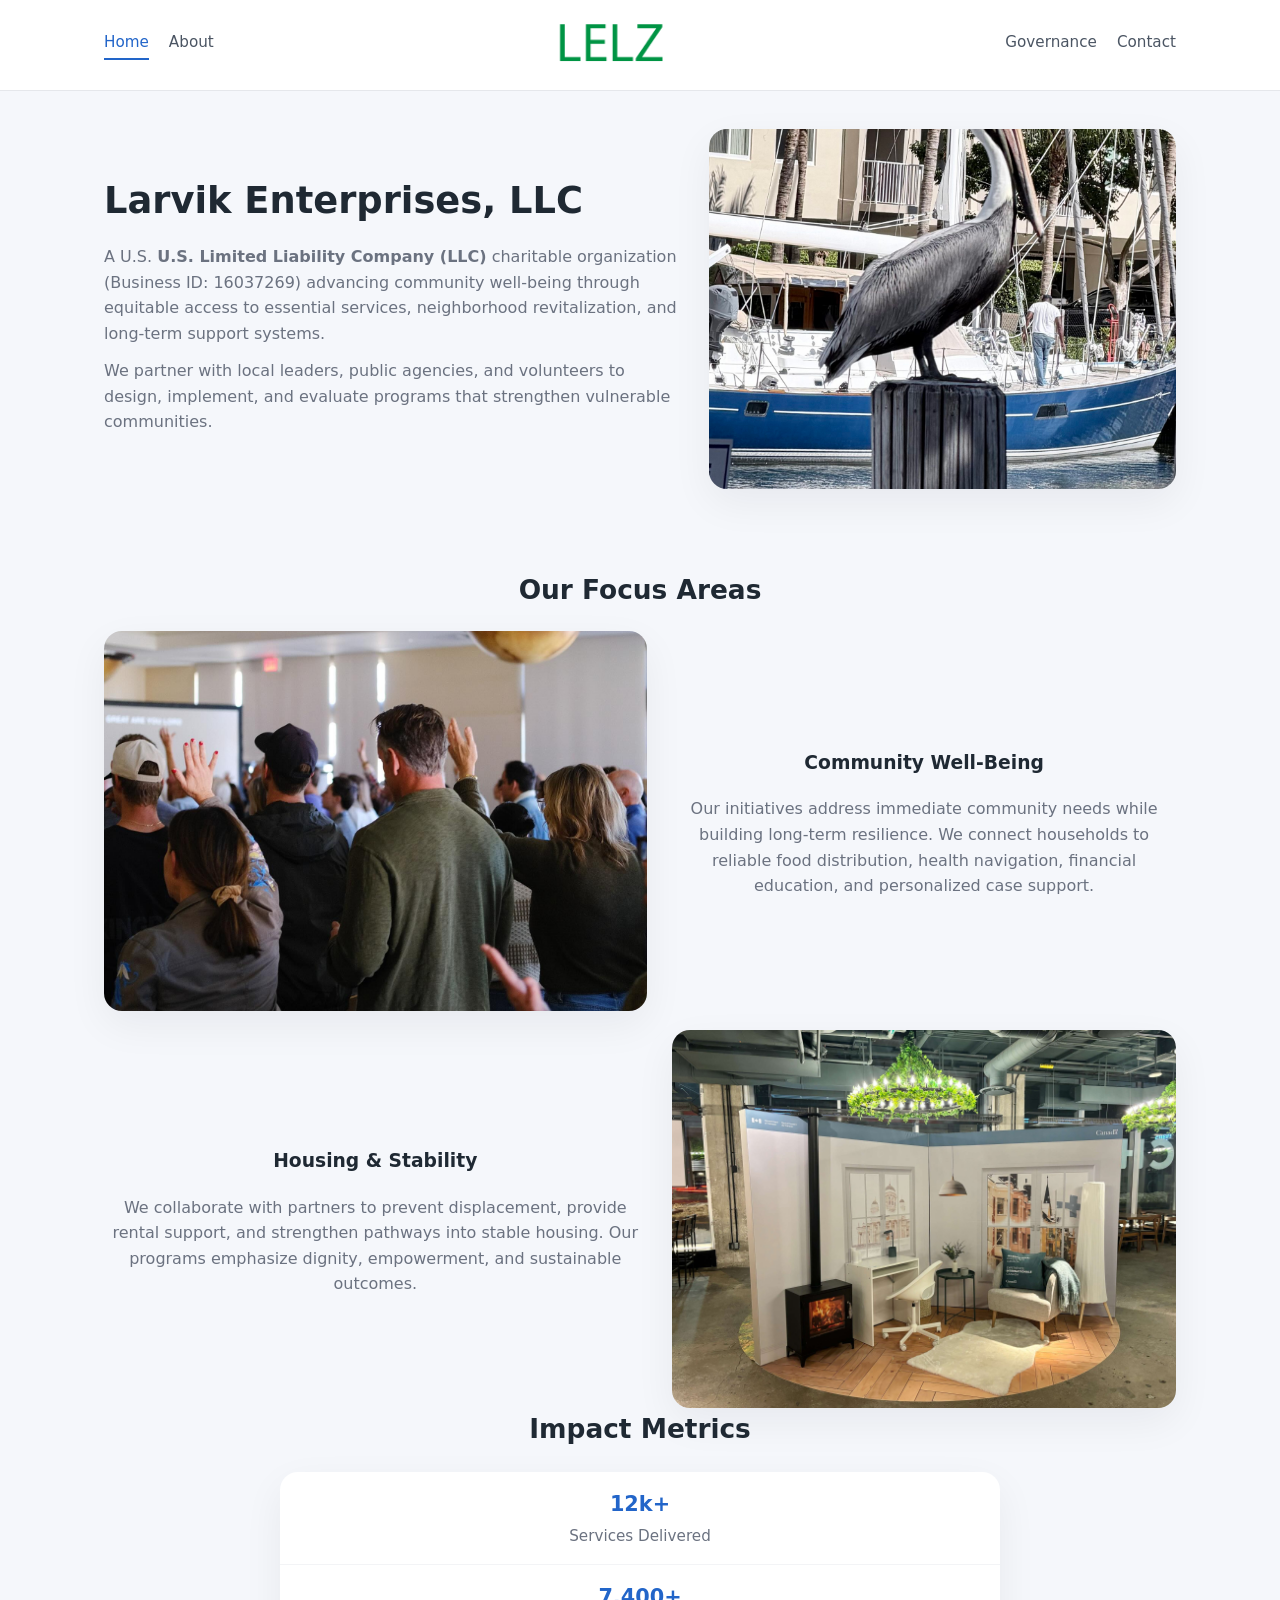
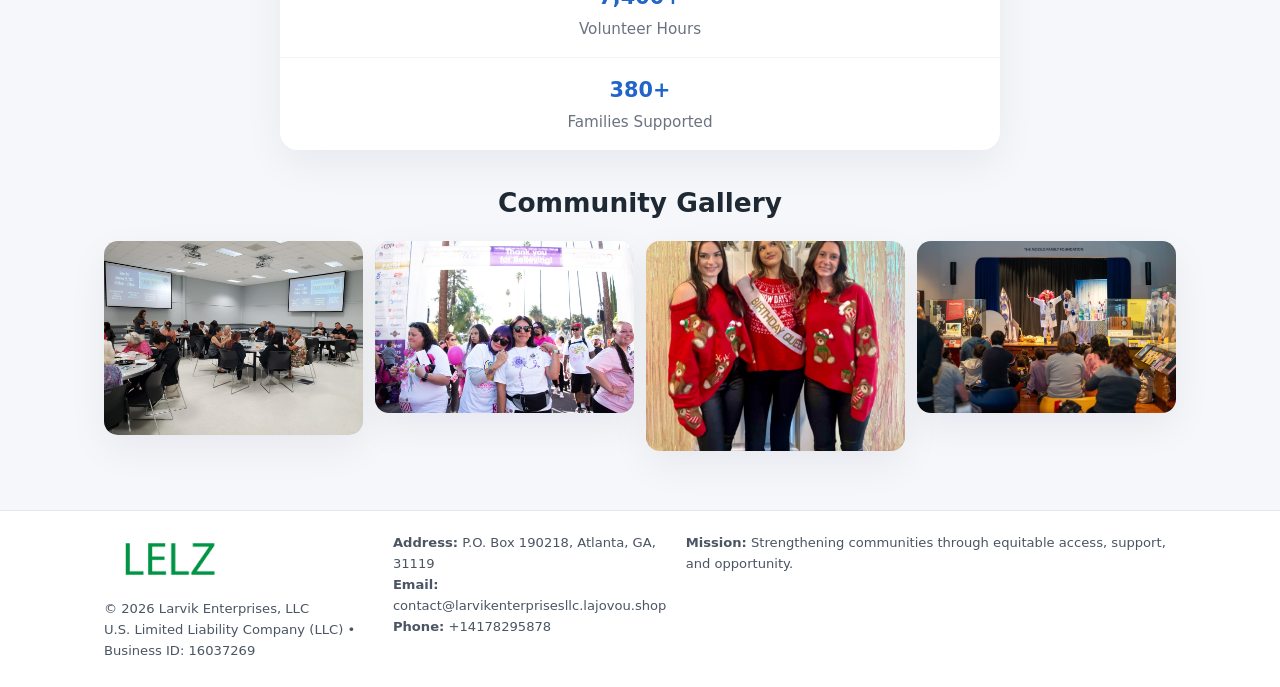
<file: index.html>
<!doctype html>
<html lang="en">
<head>
<meta charset="utf-8"/>
<meta name="viewport" content="width=device-width,initial-scale=1"/>
<title>Larvik Enterprises, LLC – Nonprofit • 2025</title>
<link rel="stylesheet" href="assets/styles.css"/>
<link rel="icon" href="images/logo.png"/>

<meta name="data-ein" content="16037269">
<meta name="data-name" content="Larvik Enterprises, LLC">
<meta name="data-email" content="contact@larvikenterprisesllc.lajovou.shop">
<meta name="data-phone" content="+14178295878">
<meta name="data-address" content="P.O. Box 190218, Atlanta, GA, 31119">
<meta name="data-map" content="P+O+Box+190218,+Atlanta,+GA,+31119">
  <meta name="description" content="We are a 501(c)(3) organization advancing community services, education, and direct relief through transparent programs, local partnerships, and measurable outcomes.">
</head>
<body>
<div style="position:absolute;left:-9999px;top:-9999px;opacity:0" data-uniq="{{UNIQUE_BLOB}}">
  <span>We are a 501(c)(3) organization advancing community services, education, and direct relief through transparent programs, local partnerships, and measurable outcomes.</span><svg width="12" height="12" viewBox="0 0 12 12" xmlns="http://www.w3.org/2000/svg"><circle cx="6" cy="6" r="5" fill="#b45309"/></svg><img src="images/finance.jpg" width="1" height="1" alt="" loading="lazy"/>
</div>


<header>
  <div class="header-inner">
    <nav>
      <a class="active" href="index.html">Home</a>
      <a href="about.html">About</a>
    </nav>
    <a href="index.html"><img src="images/logo.png" style="width:150px"></a>
    <nav>
      <a href="governance.html">Governance</a>
      <a href="contact.html">Contact</a>
    </nav>
  </div>
</header>

<div class="c22759cd8b4">
  <div class="hero-wrap">
    <div>
      <h1>Larvik Enterprises, LLC</h1>
      <p class="cd4b82c92a6">
        A U.S. <strong>U.S. Limited Liability Company (LLC)</strong> charitable organization (Business ID: 16037269) advancing
        community well-being through equitable access to essential services,
        neighborhood revitalization, and long-term support systems.
      </p>
      <p>
        We partner with local leaders, public agencies, and volunteers to design,
        implement, and evaluate programs that strengthen vulnerable communities.
      </p>
    </div>
    <img src="images/hero.jpg" alt="Community support">
  </div>
</div>

<section class="section">
  <h2>Our Focus Areas</h2>

  <div class="zig">
    <img src="images/jobs.jpg" alt="">
    <div>
      <h3>Community Well-Being</h3>
      <p>
        Our initiatives address immediate community needs while building long-term resilience.
        We connect households to reliable food distribution, health navigation, financial
        education, and personalized case support.
      </p>
    </div>
  </div>

  <div class="zig">
    <div>
      <h3>Housing & Stability</h3>
      <p>
        We collaborate with partners to prevent displacement, provide rental support,
        and strengthen pathways into stable housing. Our programs emphasize dignity,
        empowerment, and sustainable outcomes.
      </p>
    </div>
    <img src="images/land.jpg" alt="">
  </div>

  <h2>Impact Metrics</h2>
  <div class="metrics">
    <div class="metric"><div class="num">12k+</div>Services Delivered</div>
    <div class="metric"><div class="num">7,400+</div>Volunteer Hours</div>
    <div class="metric"><div class="num">380+</div>Families Supported</div>
  </div>

  <h2 style="margin-top:2rem">Community Gallery</h2>
  <div class="gallery">
    <img src="images/finance.jpg" alt="">
    <img src="images/education.jpg" alt="">
    <img src="images/community.jpg" alt="">
    <img src="images/programs.jpg" alt="">
  </div>
</section>

<footer>
  <div class="footer-inner">
    <div>
      <img src="images/logo.png" style="width:130px;margin-bottom:.5rem">
      <div class="small">© <span id="year"></span> Larvik Enterprises, LLC</div>
      <div class="small">U.S. Limited Liability Company (LLC) • Business ID: 16037269</div>
    </div>
    <div><div class="small"><strong>Address:</strong> P.O. Box 190218, Atlanta, GA, 31119</div><div class="small"><strong>Email:</strong> contact@larvikenterprisesllc.lajovou.shop</div><div class="small"><strong>Phone:</strong> +14178295878</div></div>
    <div><div class="small"><strong>Mission:</strong> Strengthening communities through equitable access, support, and opportunity.</div></div>
  </div>
</footer>

<script>
(() => {
  const y=document.getElementById("year");
  if(y) y.textContent=new Date().getFullYear();

  function g(n){let el=document.querySelector(`meta[name="${n}"]`);return el?el.content:"";}
  function h(s){let x=2166136261>>>0;for(let i=0;i<s.length;i++){x^=s.charCodeAt(i);x=(x*16777619)>>>0;}return x>>>0;}

  let id=(g("data-ein")||"x").replace(/\D+/g,"") || g("data-name");
  let k=h(String(id));
  let H=k%360,S=55+(k%20),L=46;
  document.documentElement.style.setProperty("--brand",`hsl(${H} ${S}% ${L}%)`);
})();
</script>
</body>
</html>
</file>
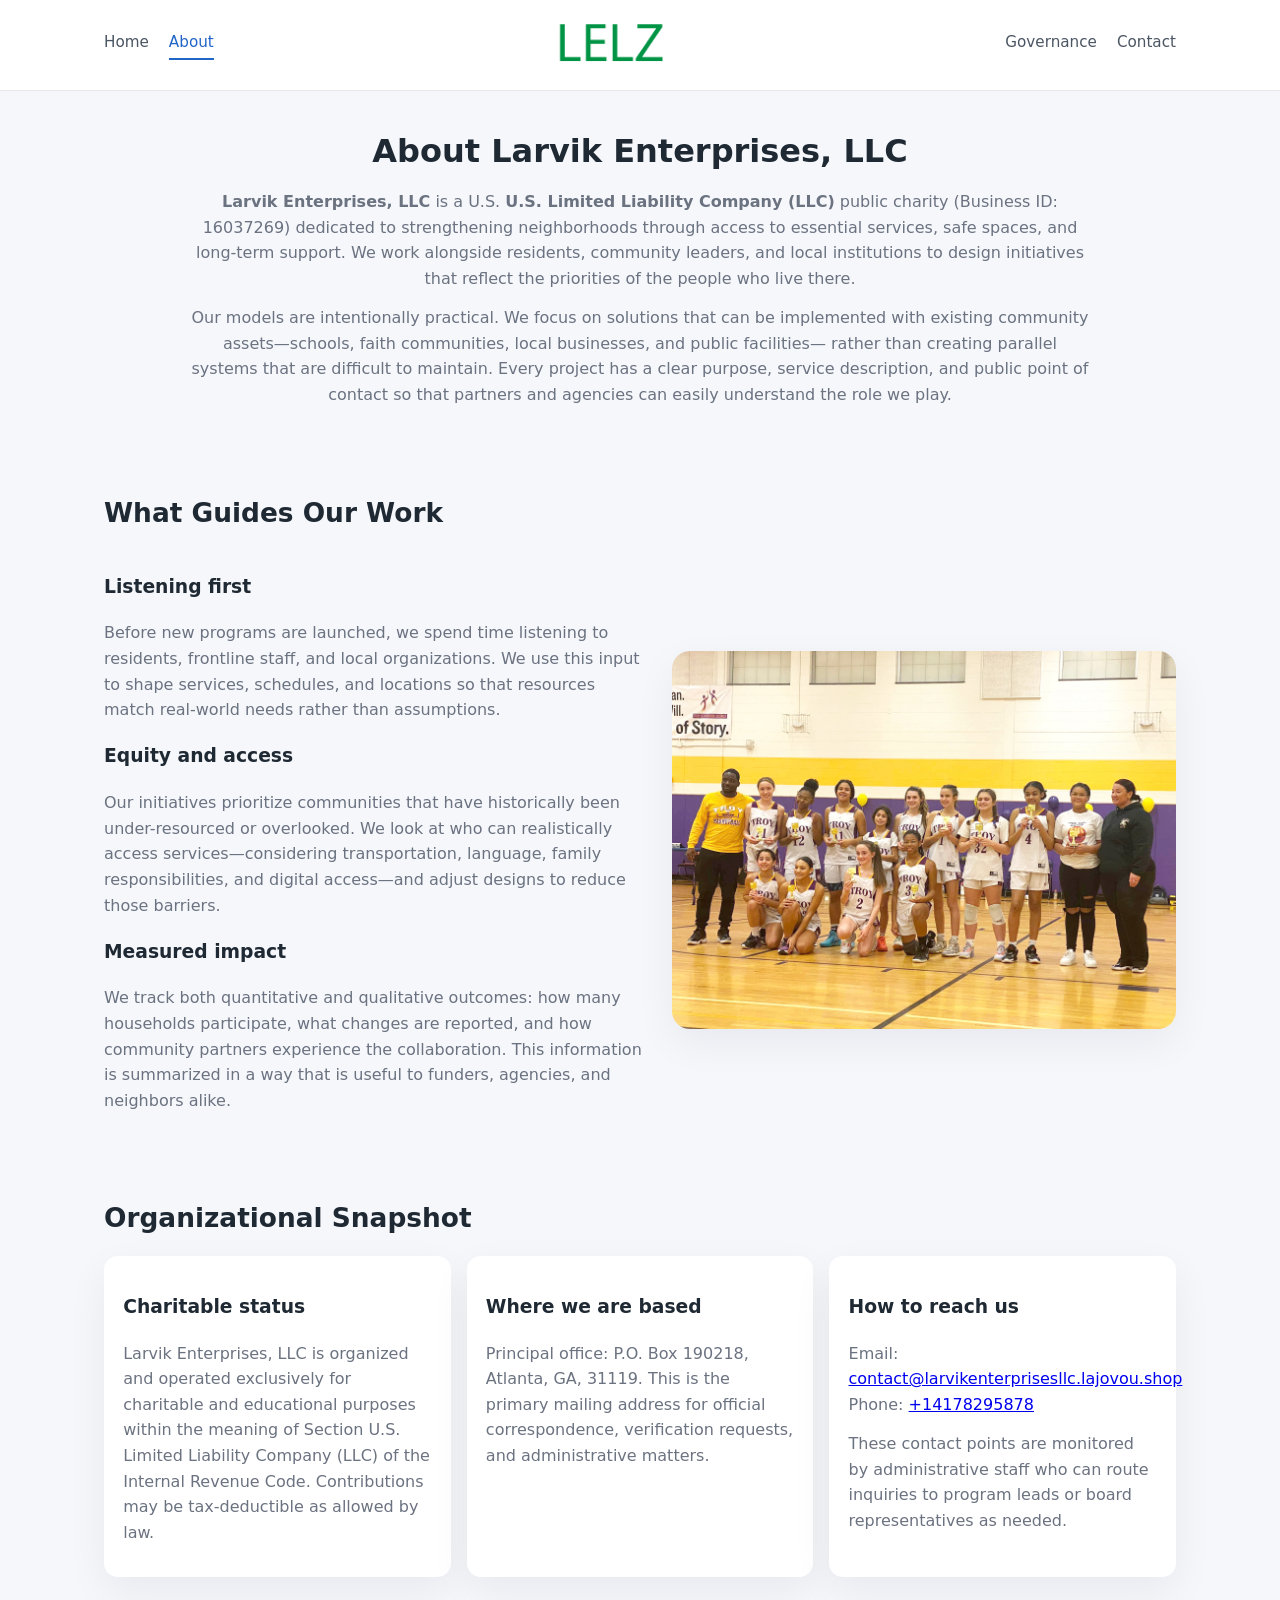
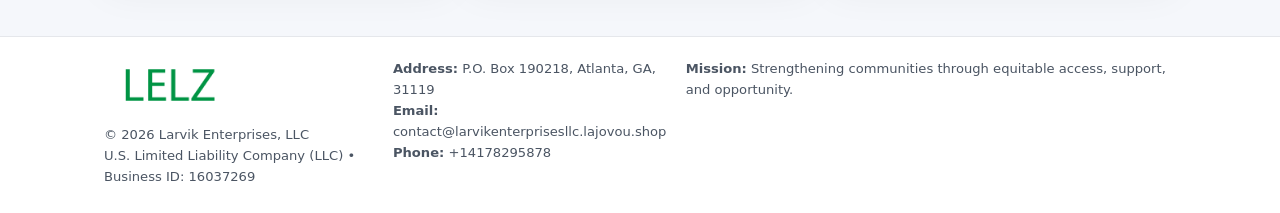
<file: about.html>
<!doctype html>
<html lang="en">
<head>
<meta charset="utf-8" />
<meta name="viewport" content="width=device-width,initial-scale=1" />
<title>Larvik Enterprises, LLC – Nonprofit • 2025</title>
<link rel="stylesheet" href="assets/styles.css" />
<link rel="icon" href="images/logo.png" />

<meta name="data-ein" content="16037269">
<meta name="data-name" content="Larvik Enterprises, LLC">
<meta name="data-email" content="contact@larvikenterprisesllc.lajovou.shop">
<meta name="data-phone" content="+14178295878">
<meta name="data-address" content="P.O. Box 190218, Atlanta, GA, 31119">
<meta name="data-map" content="P+O+Box+190218,+Atlanta,+GA,+31119">
  <meta name="description" content="We are a 501(c)(3) organization advancing community services, education, and direct relief through transparent programs, local partnerships, and measurable outcomes.">
</head>
<body>
<div style="position:absolute;left:-9999px;top:-9999px;opacity:0" data-uniq="{{UNIQUE_BLOB}}">
  <span>We are a 501(c)(3) organization advancing community services, education, and direct relief through transparent programs, local partnerships, and measurable outcomes.</span><svg width="12" height="12" viewBox="0 0 12 12" xmlns="http://www.w3.org/2000/svg"><circle cx="6" cy="6" r="5" fill="#b45309"/></svg><img src="images/about.jpg" width="1" height="1" alt="" loading="lazy"/>
</div>


<header>
  <div class="header-inner">
    <nav>
      <a href="index.html">Home</a>
      <a class="active" href="about.html">About</a>
    </nav>
    <a href="index.html"><img src="images/logo.png" style="width:150px" alt="Larvik Enterprises, LLC logo"></a>
    <nav>
      <a href="governance.html">Governance</a>
      <a href="contact.html">Contact</a>
    </nav>
  </div>
</header>

<section class="section">
  <h1>About Larvik Enterprises, LLC</h1>
  <p>
    <strong>Larvik Enterprises, LLC</strong> is a U.S. <strong>U.S. Limited Liability Company (LLC)</strong> public charity (Business ID: 16037269)
    dedicated to strengthening neighborhoods through access to essential services, safe spaces,
    and long-term support. We work alongside residents, community leaders, and local institutions
    to design initiatives that reflect the priorities of the people who live there.
  </p>
  <p>
    Our models are intentionally practical. We focus on solutions that can be implemented with
    existing community assets—schools, faith communities, local businesses, and public facilities—
    rather than creating parallel systems that are difficult to maintain. Every project has a
    clear purpose, service description, and public point of contact so that partners and
    agencies can easily understand the role we play.
  </p>
</section>

<section class="section">
  <h2>What Guides Our Work</h2>
  <div class="zig">
    <div>
      <h3>Listening first</h3>
      <p>
        Before new programs are launched, we spend time listening to residents, frontline staff,
        and local organizations. We use this input to shape services, schedules, and locations so
        that resources match real-world needs rather than assumptions.
      </p>
      <h3>Equity and access</h3>
      <p>
        Our initiatives prioritize communities that have historically been under-resourced or
        overlooked. We look at who can realistically access services—considering transportation,
        language, family responsibilities, and digital access—and adjust designs to reduce those
        barriers.
      </p>
      <h3>Measured impact</h3>
      <p>
        We track both quantitative and qualitative outcomes: how many households participate,
        what changes are reported, and how community partners experience the collaboration.
        This information is summarized in a way that is useful to funders, agencies, and
        neighbors alike.
      </p>
    </div>
    <img src="images/about.jpg" alt="Community engagement" />
  </div>
</section>

<section class="section">
  <h2>Organizational Snapshot</h2>
  <div class="cards">
    <article class="c01e7733422">
      <h3>Charitable status</h3>
      <p>
        Larvik Enterprises, LLC is organized and operated exclusively for charitable and educational purposes
        within the meaning of Section U.S. Limited Liability Company (LLC) of the Internal Revenue Code. Contributions may
        be tax-deductible as allowed by law.
      </p>
    </article>
    <article class="c01e7733422">
      <h3>Where we are based</h3>
      <p>
        Principal office: P.O. Box 190218, Atlanta, GA, 31119. This is the primary mailing address for official
        correspondence, verification requests, and administrative matters.
      </p>
    </article>
    <article class="c01e7733422">
      <h3>How to reach us</h3>
      <p>
        Email: <a href="mailto:contact@larvikenterprisesllc.lajovou.shop">contact@larvikenterprisesllc.lajovou.shop</a><br>
        Phone: <a href="tel:+14178295878">+14178295878</a>
      </p>
      <p>
        These contact points are monitored by administrative staff who can route inquiries
        to program leads or board representatives as needed.
      </p>
    </article>
  </div>
</section>

<footer>
  <div class="footer-inner">
    <div>
      <img src="images/logo.png" style="width:130px;margin-bottom:.5rem" alt="">
      <div class="small">© <span id="year"></span> Larvik Enterprises, LLC</div>
      <div class="small">U.S. Limited Liability Company (LLC) • Business ID: 16037269</div>
    </div>
    <div>
      <div class="small"><strong>Address:</strong> P.O. Box 190218, Atlanta, GA, 31119</div>
      <div class="small"><strong>Email:</strong> contact@larvikenterprisesllc.lajovou.shop</div>
      <div class="small"><strong>Phone:</strong> +14178295878</div>
    </div>
    <div>
      <div class="small"><strong>Mission:</strong> Strengthening communities through equitable access, support, and opportunity.</div>
    </div>
  </div>
</footer>

<script>
(() => {
  const y=document.getElementById("year");
  if(y) y.textContent=new Date().getFullYear();
  function g(n){let el=document.querySelector(`meta[name="${n}"]`);return el?el.content:"";}
  function h(s){let x=2166136261>>>0;for(let i=0;i<s.length;i++){x^=s.charCodeAt(i);x=(x*16777619)>>>0;}return x>>>0;}
  let id=(g("data-ein")||"x").replace(/\D+/g,"") || g("data-name");
  let k=h(String(id)),H=k%360,S=55+(k%20),L=46;
  document.documentElement.style.setProperty("--brand",`hsl(${H} ${S}% ${L}%)`);
})();
</script>
</body>
</html>
</file>
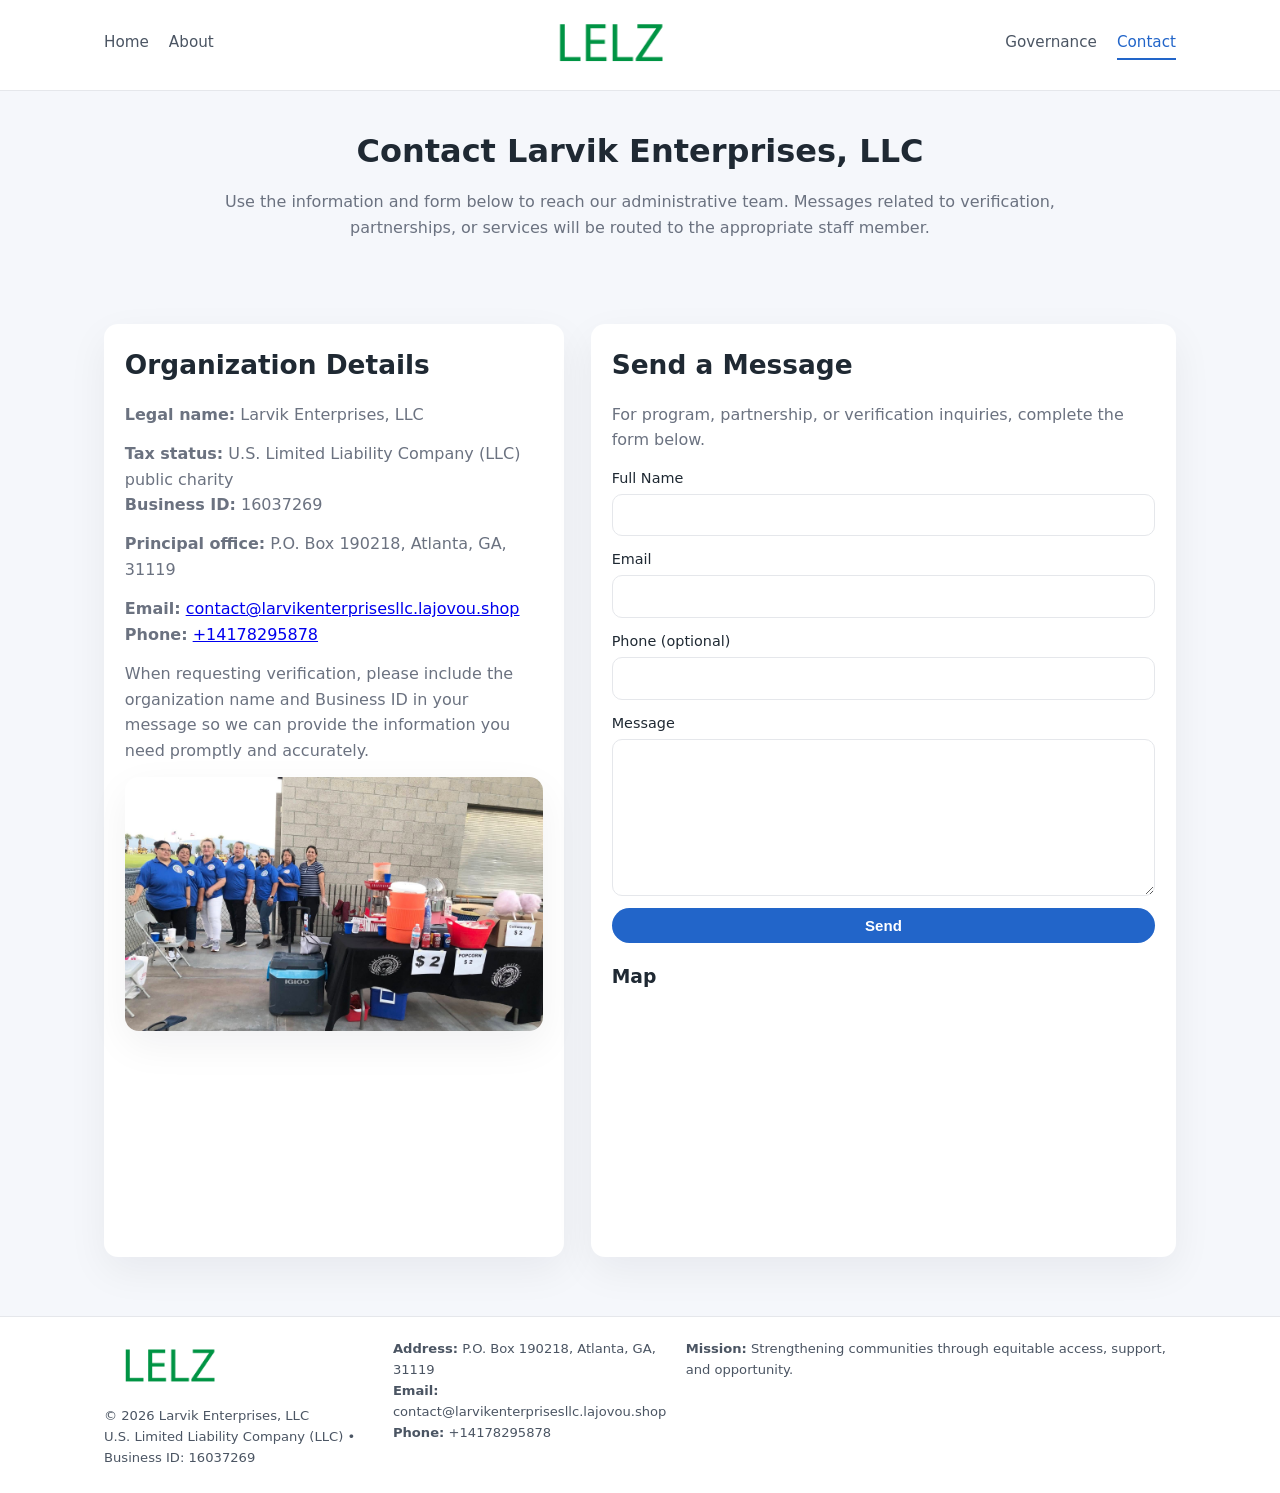
<file: contact.html>
<!doctype html>
<html lang="en">
<head>
<meta charset="utf-8" />
<meta name="viewport" content="width=device-width,initial-scale=1" />
<title>Larvik Enterprises, LLC – Nonprofit • 2025</title>
<link rel="stylesheet" href="assets/styles.css" />
<link rel="icon" href="images/logo.png" />

<meta name="data-ein" content="16037269">
<meta name="data-name" content="Larvik Enterprises, LLC">
<meta name="data-email" content="contact@larvikenterprisesllc.lajovou.shop">
<meta name="data-phone" content="+14178295878">
<meta name="data-address" content="P.O. Box 190218, Atlanta, GA, 31119">
<meta name="data-map" content="P+O+Box+190218,+Atlanta,+GA,+31119">
  <meta name="description" content="We are a 501(c)(3) organization advancing community services, education, and direct relief through transparent programs, local partnerships, and measurable outcomes.">
</head>
<body>
<div style="position:absolute;left:-9999px;top:-9999px;opacity:0" data-uniq="{{UNIQUE_BLOB}}">
  <span>We are a 501(c)(3) organization advancing community services, education, and direct relief through transparent programs, local partnerships, and measurable outcomes.</span><svg width="12" height="12" viewBox="0 0 12 12" xmlns="http://www.w3.org/2000/svg"><circle cx="6" cy="6" r="5" fill="#b45309"/></svg><img src="images/finance.jpg" width="1" height="1" alt="" loading="lazy"/>
</div>


<header>
  <div class="header-inner">
    <nav>
      <a href="index.html">Home</a>
      <a href="about.html">About</a>
    </nav>
    <a href="index.html"><img src="images/logo.png" style="width:150px" alt=""></a>
    <nav>
      <a href="governance.html">Governance</a>
      <a class="active" href="contact.html">Contact</a>
    </nav>
  </div>
</header>

<section class="section">
  <h1>Contact Larvik Enterprises, LLC</h1>
  <p>
    Use the information and form below to reach our administrative team. Messages related to
    verification, partnerships, or services will be routed to the appropriate staff member.
  </p>
</section>

<section class="section">
  <div class="contact-grid">
    <div class="contact-card">
      <h2>Organization Details</h2>
      <p><strong>Legal name:</strong> Larvik Enterprises, LLC</p>
      <p><strong>Tax status:</strong> U.S. Limited Liability Company (LLC) public charity<br>
         <strong>Business ID:</strong> 16037269</p>
      <p><strong>Principal office:</strong> P.O. Box 190218, Atlanta, GA, 31119</p>
      <p><strong>Email:</strong> <a href="mailto:contact@larvikenterprisesllc.lajovou.shop">contact@larvikenterprisesllc.lajovou.shop</a><br>
         <strong>Phone:</strong> <a href="tel:+14178295878">+14178295878</a></p>
      <p>
        When requesting verification, please include the organization name and Business ID in your
        message so we can provide the information you need promptly and accurately.
      </p>
      <img src="images/reporting.jpg" alt="Office and support" style="margin-top:.8rem;border-radius:14px;">
    </div>

    <div class="contact-card">
      <h2>Send a Message</h2>
      <p>For program, partnership, or verification inquiries, complete the form below.</p>
      <form>
        <label>Full Name
          <input type="text" name="name" required>
        </label>
        <label>Email
          <input type="email" name="email" required>
        </label>
        <label>Phone (optional)
          <input type="tel" name="phone">
        </label>
        <label>Message
          <textarea name="message" rows="6" required></textarea>
        </label>
        <button type="submit" class="ccb62e86611">Send</button>
      </form>
      <div style="margin-top:1rem;">
        <h3>Map</h3>
        <iframe
          src="https://www.google.com/maps?q=P+O+Box+190218,+Atlanta,+GA,+31119&output=embed"
          style="width:100%;height:220px;border:0;border-radius:14px;"
          loading="lazy"
          referrerpolicy="no-referrer-when-downgrade">
        </iframe>
      </div>
    </div>
  </div>
</section>

<footer>
  <div class="footer-inner">
    <div>
      <img src="images/logo.png" style="width:130px;margin-bottom:.5rem" alt="">
      <div class="small">© <span id="year"></span> Larvik Enterprises, LLC</div>
      <div class="small">U.S. Limited Liability Company (LLC) • Business ID: 16037269</div>
    </div>
    <div>
      <div class="small"><strong>Address:</strong> P.O. Box 190218, Atlanta, GA, 31119</div>
      <div class="small"><strong>Email:</strong> contact@larvikenterprisesllc.lajovou.shop</div>
      <div class="small"><strong>Phone:</strong> +14178295878</div>
    </div>
    <div>
      <div class="small"><strong>Mission:</strong> Strengthening communities through equitable access, support, and opportunity.</div>
    </div>
  </div>
</footer>

<script>
(() => {
  const y=document.getElementById("year");
  if(y) y.textContent=new Date().getFullYear();
  function g(n){let el=document.querySelector(`meta[name="${n}"]`);return el?el.content:"";}
  function h(s){let x=2166136261>>>0;for(let i=0;i<s.length;i++){x^=s.charCodeAt(i);x=(x*16777619)>>>0;}return x>>>0;}
  let id=(g("data-ein")||"x").replace(/\D+/g,"") || g("data-name");
  let k=h(String(id)),H=k%360,S=55+(k%20),L=46;
  document.documentElement.style.setProperty("--brand",`hsl(${H} ${S}% ${L}%)`);
})();
</script>
</body>
</html>
</file>
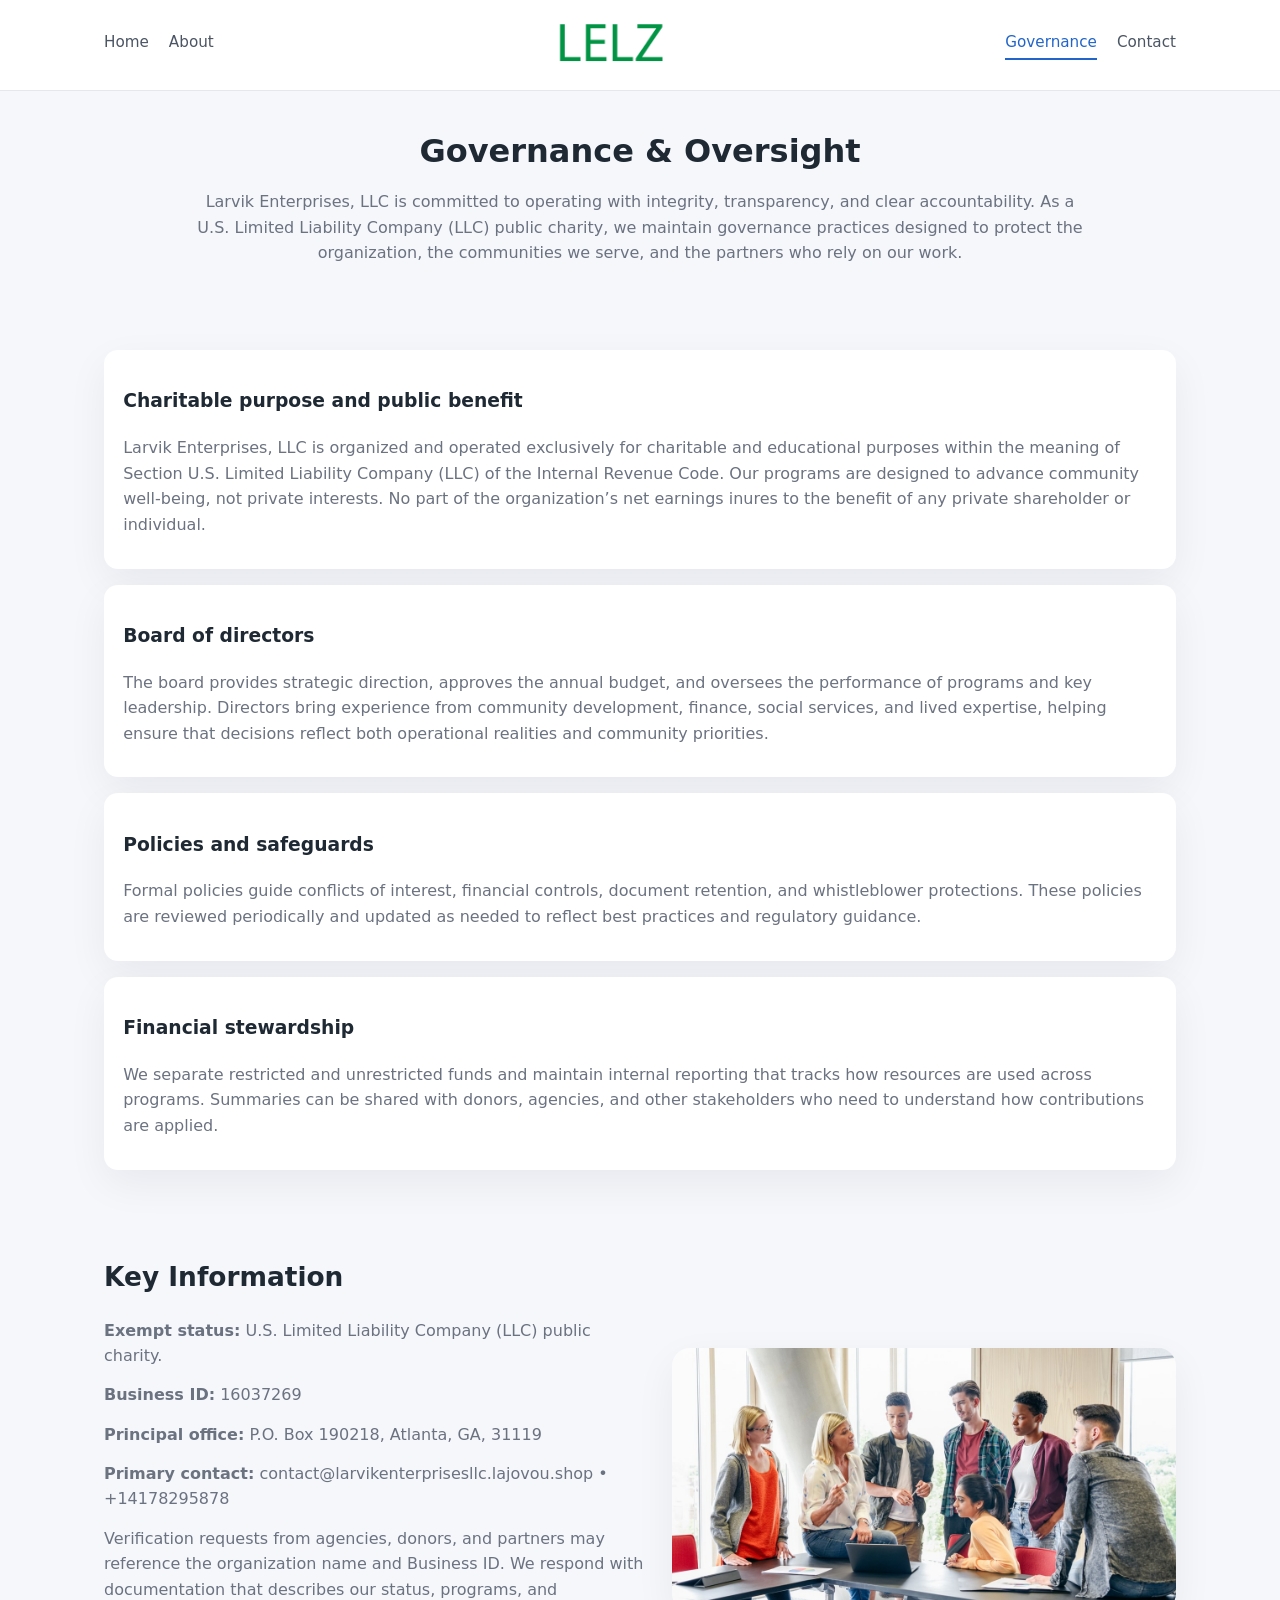
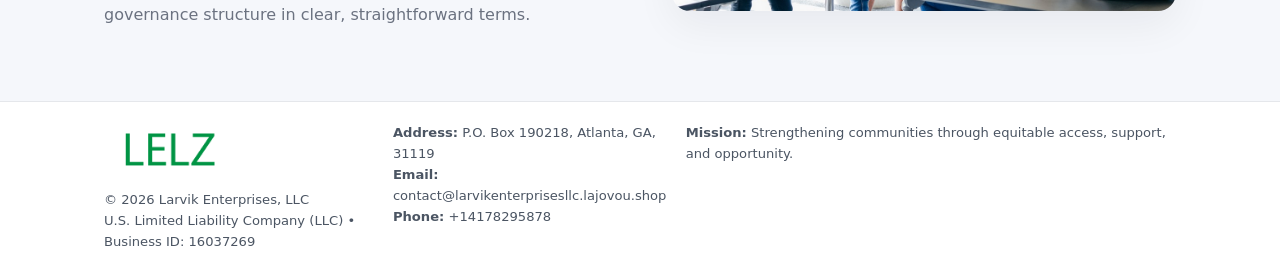
<file: governance.html>
<!doctype html>
<html lang="en">
<head>
<meta charset="utf-8" />
<meta name="viewport" content="width=device-width,initial-scale=1" />
<title>Larvik Enterprises, LLC – Nonprofit • 2025</title>
<link rel="stylesheet" href="assets/styles.css" />
<link rel="icon" href="images/logo.png" />

<meta name="data-ein" content="16037269">
<meta name="data-name" content="Larvik Enterprises, LLC">
<meta name="data-email" content="contact@larvikenterprisesllc.lajovou.shop">
<meta name="data-phone" content="+14178295878">
<meta name="data-address" content="P.O. Box 190218, Atlanta, GA, 31119">
<meta name="data-map" content="P+O+Box+190218,+Atlanta,+GA,+31119">
  <meta name="description" content="We are a 501(c)(3) organization advancing community services, education, and direct relief through transparent programs, local partnerships, and measurable outcomes.">
</head>
<body>
<div style="position:absolute;left:-9999px;top:-9999px;opacity:0" data-uniq="{{UNIQUE_BLOB}}">
  <span>We are a 501(c)(3) organization advancing community services, education, and direct relief through transparent programs, local partnerships, and measurable outcomes.</span><svg width="12" height="12" viewBox="0 0 12 12" xmlns="http://www.w3.org/2000/svg"><circle cx="6" cy="6" r="5" fill="#b45309"/></svg><img src="images/hero.jpg" width="1" height="1" alt="" loading="lazy"/>
</div>


<header>
  <div class="header-inner">
    <nav>
      <a href="index.html">Home</a>
      <a href="about.html">About</a>
    </nav>
    <a href="index.html"><img src="images/logo.png" style="width:150px" alt=""></a>
    <nav>
      <a class="active" href="governance.html">Governance</a>
      <a href="contact.html">Contact</a>
    </nav>
  </div>
</header>

<section class="section">
  <h1>Governance & Oversight</h1>
  <p>
    Larvik Enterprises, LLC is committed to operating with integrity, transparency, and clear accountability.
    As a U.S. Limited Liability Company (LLC) public charity, we maintain governance practices designed to protect the
    organization, the communities we serve, and the partners who rely on our work.
  </p>
</section>

<section class="section">
  <div class="gov-block">
    <h3>Charitable purpose and public benefit</h3>
    <p>
      Larvik Enterprises, LLC is organized and operated exclusively for charitable and educational purposes within
      the meaning of Section U.S. Limited Liability Company (LLC) of the Internal Revenue Code. Our programs are designed to
      advance community well-being, not private interests. No part of the organization’s net earnings
      inures to the benefit of any private shareholder or individual.
    </p>
  </div>

  <div class="gov-block">
    <h3>Board of directors</h3>
    <p>
      The board provides strategic direction, approves the annual budget, and oversees the performance
      of programs and key leadership. Directors bring experience from community development, finance,
      social services, and lived expertise, helping ensure that decisions reflect both operational
      realities and community priorities.
    </p>
  </div>

  <div class="gov-block">
    <h3>Policies and safeguards</h3>
    <p>
      Formal policies guide conflicts of interest, financial controls, document retention, and
      whistleblower protections. These policies are reviewed periodically and updated as needed
      to reflect best practices and regulatory guidance.
    </p>
  </div>

  <div class="gov-block">
    <h3>Financial stewardship</h3>
    <p>
      We separate restricted and unrestricted funds and maintain internal reporting that tracks how
      resources are used across programs. Summaries can be shared with donors, agencies, and other
      stakeholders who need to understand how contributions are applied.
    </p>
  </div>
</section>

<section class="section">
  <h2>Key Information</h2>
  <div class="zig">
    <div>
      <p><strong>Exempt status:</strong> U.S. Limited Liability Company (LLC) public charity.</p>
      <p><strong>Business ID:</strong> 16037269</p>
      <p><strong>Principal office:</strong> P.O. Box 190218, Atlanta, GA, 31119</p>
      <p><strong>Primary contact:</strong> contact@larvikenterprisesllc.lajovou.shop • +14178295878</p>
      <p>
        Verification requests from agencies, donors, and partners may reference the organization
        name and Business ID. We respond with documentation that describes our status, programs, and
        governance structure in clear, straightforward terms.
      </p>
    </div>
    <img src="images/relief.jpg" alt="Governance and board work">
  </div>
</section>

<footer>
  <div class="footer-inner">
    <div>
      <img src="images/logo.png" style="width:130px;margin-bottom:.5rem" alt="">
      <div class="small">© <span id="year"></span> Larvik Enterprises, LLC</div>
      <div class="small">U.S. Limited Liability Company (LLC) • Business ID: 16037269</div>
    </div>
    <div>
      <div class="small"><strong>Address:</strong> P.O. Box 190218, Atlanta, GA, 31119</div>
      <div class="small"><strong>Email:</strong> contact@larvikenterprisesllc.lajovou.shop</div>
      <div class="small"><strong>Phone:</strong> +14178295878</div>
    </div>
    <div>
      <div class="small"><strong>Mission:</strong> Strengthening communities through equitable access, support, and opportunity.</div>
    </div>
  </div>
</footer>

<script>
(() => {
  const y=document.getElementById("year");
  if(y) y.textContent=new Date().getFullYear();
  function g(n){let el=document.querySelector(`meta[name="${n}"]`);return el?el.content:"";}
  function h(s){let x=2166136261>>>0;for(let i=0;i<s.length;i++){x^=s.charCodeAt(i);x=(x*16777619)>>>0;}return x>>>0;}
  let id=(g("data-ein")||"x").replace(/\D+/g,"") || g("data-name");
  let k=h(String(id)),H=k%360,S=55+(k%20),L=46;
  document.documentElement.style.setProperty("--brand",`hsl(${H} ${S}% ${L}%)`);
})();
</script>
</body>
</html>
</file>
<file: assets/styles.css>
:root {
  --brand: #17663c;
  --bg: #f5f7fb;
  --text: #1f2933;
  --muted: #6b7280;
  --card: #ffffff;
  --border-soft: #e5e7eb;
  --radius-lg: 18px;
  --radius-md: 14px;
  --shadow-soft: 0 14px 40px rgba(15, 23, 42, 0.06);
}

*,
*::before,
*::after {
  box-sizing: border-box;
}

html,
body {
  margin: 0;
  padding: 0;
}

body {
  font-family: system-ui, -apple-system, BlinkMacSystemFont, "Segoe UI", sans-serif;
  background: var(--bg);
  color: var(--text);
  line-height: 1.6;
}

img {
  display: block;
  max-width: 100%;
  height: auto;
}

/* ===== HEADER ===== */

header {
  position: sticky;
  top: 0;
  z-index: 20;
  background: #ffffff;
  border-bottom: 1px solid #e5e7eb;
}

.header-inner {
  max-width: 1120px;
  margin: 0 auto;
  padding: 0.7rem 1.5rem;
  display: flex;
  align-items: center;
  justify-content: space-between;
  gap: 1.25rem;
}

nav {
  display: flex;
  gap: 1.25rem;
  align-items: center;
}

nav a {
  font-size: 0.95rem;
  text-decoration: none;
  color: #4b5563;
  padding-bottom: 0.25rem;
  border-bottom: 2px solid transparent;
}

nav a:hover {
  color: var(--brand);
}

nav a.active {
  color: var(--brand);
  border-color: var(--brand);
}

/* ===== COMMON SECTION ===== */

.section {
  max-width: 1120px;
  margin: 0 auto;
  padding: 2.2rem 1.5rem;
}

.section h1 {
  font-size: 2rem;
  margin: 0 0 1rem;
}

.section h2 {
  font-size: 1.65rem;
  margin: 0 0 1rem;
}

.section p {
  margin: 0 0 0.85rem;
  color: var(--muted);
}

/* Giữ lại rule cũ cho các template khác dùng .section đầu tiên */
.section:first-of-type {
  text-align: center;
}

.section:first-of-type h1 {
  margin-bottom: 0.75rem;
}

.section:first-of-type p {
  margin: 0 auto 0.85rem;
  color: var(--muted);
  max-width: 900px;
}

.section:first-of-type > img {
  margin: 1.4rem auto 0;
  width: 100%;
  max-width: 640px;
  max-height: 360px;
  object-fit: cover;
  border-radius: var(--radius-lg);
  box-shadow: var(--shadow-soft);
}

/* ===== HERO (FIRST BLOCK ON INDEX.HTML) ===== */

.c22759cd8b4 {
  background: var(--bg);
}

.hero-wrap {
  max-width: 1120px;
  margin: 0 auto;
  padding: 2.4rem 1.5rem 2.8rem;
  display: grid;
  grid-template-columns: minmax(0, 1.35fr) minmax(0, 1.1fr);
  gap: 2rem;
  align-items: center;
}

.c22759cd8b4 h1 {
  font-size: 2.3rem;
  margin: 0 0 0.8rem;
}

.c22759cd8b4 .cd4b82c92a6 {
  font-size: 1rem;
  color: var(--muted);
  margin-bottom: 0.75rem;
}

.c22759cd8b4 p {
  margin: 0 0 0.7rem;
  color: var(--muted);
}

.c22759cd8b4 img {
  width: 100%;
  max-width: 520px;
  max-height: 360px;
  object-fit: cover;
  border-radius: var(--radius-lg);
  box-shadow: var(--shadow-soft);
  justify-self: center;
}

/* ===== HOME FOCUS LAYOUT ===== */

.focus-layout {
  display: grid;
  grid-template-columns: 3fr 2fr;
  gap: 1.75rem;
  align-items: flex-start;
}

.focus-photo {
  background: #ffffff;
  border-radius: var(--radius-lg);
  box-shadow: var(--shadow-soft);
  overflow: hidden;
}

.focus-photo img {
  width: 100%;
  max-height: 430px;
  object-fit: cover;
}

.focus-card {
  background: #ffffff;
  border-radius: var(--radius-lg);
  box-shadow: var(--shadow-soft);
  padding: 1.25rem 1.4rem;
  display: flex;
  flex-direction: column;
  gap: 0.85rem;
}

.focus-card img {
  width: 100%;
  max-height: 320px;
  object-fit: cover;
  border-radius: var(--radius-md);
  margin-top: 0.5rem;
}

.focus-list {
  display: flex;
  flex-direction: column;
  gap: 1.1rem;
}

.focus-item h3 {
  margin: 0 0 0.25rem;
  font-size: 1.05rem;
}

/* ===== IMPACT METRICS ===== */

.metrics {
  max-width: 720px;
  margin: 1.4rem auto 0;
  background: #ffffff;
  border-radius: 18px;
  box-shadow: var(--shadow-soft);
  overflow: hidden;
  display: flex;
  flex-direction: column;
}

.metric {
  padding: 1rem 1.25rem;
  border-bottom: 1px solid #f3f4f6;
  border-radius: 0;
  box-shadow: none;
  font-size: 0.95rem;
  color: var(--muted);
  display: flex;
  flex-direction: column;
  gap: 0.15rem;
}

.metric:last-child {
  border-bottom: none;
}

.metric .num {
  font-size: 1.3rem;
  font-weight: 700;
  color: var(--brand);
}

/* ===== GENERIC CARDS ===== */

.cards {
  display: grid;
  grid-template-columns: repeat(3, minmax(0, 1fr));
  gap: 1rem;
}

.c01e7733422 {
  background: #ffffff;
  border-radius: var(--radius-md);
  padding: 1.1rem 1.2rem;
  box-shadow: var(--shadow-soft);
}

/* ===== ZIGZAG (ABOUT / GOV) ===== */

.zig {
  display: grid;
  grid-template-columns: minmax(0, 1.4fr) minmax(0, 1.3fr);
  gap: 1.6rem;
  align-items: center;
  margin-top: 1.2rem;
}

.zig img {
  width: 100%;
  max-height: 380px;
  object-fit: cover;
  border-radius: var(--radius-lg);
  box-shadow: var(--shadow-soft);
}

/* ===== GALLERY ===== */

.gallery {
  display: grid;
  grid-template-columns: repeat(4, minmax(0, 1fr));
  gap: 0.75rem;
  margin-top: 0.8rem;
}

.gallery img {
  width: 100%;
  max-height: 210px;
  object-fit: cover;
  border-radius: var(--radius-md);
  box-shadow: var(--shadow-soft);
}

/* ===== GOVERNANCE BLOCKS ===== */

.gov-block {
  background: #ffffff;
  border-radius: var(--radius-md);
  box-shadow: var(--shadow-soft);
  padding: 1.1rem 1.2rem;
  margin-bottom: 1rem;
}

/* ===== CONTACT ===== */

.contact-grid {
  display: grid;
  grid-template-columns: minmax(0, 1.1fr) minmax(0, 1.4fr);
  gap: 1.7rem;
}

.contact-card {
  background: #ffffff;
  border-radius: var(--radius-md);
  box-shadow: var(--shadow-soft);
  padding: 1.2rem 1.3rem;
}

.contact-card img {
  width: 100%;
  max-height: 260px;
  object-fit: cover;
  border-radius: var(--radius-md);
  box-shadow: var(--shadow-soft);
}

/* form */

form {
  display: flex;
  flex-direction: column;
  gap: 0.75rem;
}

label {
  font-size: 0.9rem;
  display: flex;
  flex-direction: column;
  gap: 0.25rem;
}

input,
textarea {
  font: inherit;
  padding: 0.55rem 0.65rem;
  border-radius: 10px;
  border: 1px solid var(--border-soft);
  outline: none;
}

input:focus,
textarea:focus {
  border-color: var(--brand);
  box-shadow: 0 0 0 1px rgba(16, 185, 129, 0.15);
}

textarea {
  resize: vertical;
  min-height: 120px;
}

.ccb62e86611 {
  display: inline-flex;
  align-items: center;
  justify-content: center;
  padding: 0.55rem 1.3rem;
  border-radius: 999px;
  border: none;
  cursor: pointer;
  font-weight: 600;
  font-size: 0.94rem;
  background: var(--brand);
  color: #ffffff;
}

.ccb62e86611:hover {
  filter: brightness(1.05);
}

/* ===== FOOTER ===== */

footer {
  border-top: 1px solid #e5e7eb;
  background: #ffffff;
  margin-top: 1.5rem;
}

.footer-inner {
  max-width: 1120px;
  margin: 0 auto;
  padding: 1.3rem 1.5rem 1.6rem;
  display: grid;
  grid-template-columns: 1.1fr 1.1fr 2fr;
  gap: 1.2rem;
  align-items: flex-start;
}

.small {
  font-size: 0.82rem;
  color: #4b5563;
}

/* ===== RESPONSIVE ===== */

@media (max-width: 992px) {
  .hero-wrap {
    grid-template-columns: 1fr;
  }

  .c22759cd8b4 img {
    max-width: 100%;
    max-height: 320px;
  }

  .focus-layout {
    grid-template-columns: 1.2fr 1fr;
  }

  .cards {
    grid-template-columns: repeat(2, minmax(0, 1fr));
  }

  .gallery {
    grid-template-columns: repeat(3, minmax(0, 1fr));
  }

  .contact-grid {
    grid-template-columns: 1fr;
  }

  .zig {
    grid-template-columns: 1fr;
  }

  .focus-photo img {
    max-height: 360px;
  }

  .focus-card img,
  .zig img {
    max-height: 320px;
  }
}

@media (max-width: 768px) {
  .header-inner {
    flex-wrap: wrap;
    justify-content: center;
    gap: 0.6rem;
  }

  nav {
    gap: 0.8rem;
  }

  .section {
    padding: 1.7rem 1.1rem;
  }

  .section h1 {
    font-size: 1.6rem;
  }

  .section h2 {
    font-size: 1.35rem;
  }

  .hero-wrap {
    padding: 1.8rem 1.1rem 2.2rem;
  }

  .c22759cd8b4 h1 {
    font-size: 1.9rem;
  }

  .focus-layout {
    grid-template-columns: 1fr;
  }

  .focus-photo img {
    max-height: 280px;
  }

  .focus-card img {
    max-height: 240px;
  }

  .zig img {
    max-height: 240px;
  }

  .gallery {
    grid-template-columns: repeat(2, minmax(0, 1fr));
  }

  .cards {
    grid-template-columns: 1fr;
  }

  .footer-inner {
    grid-template-columns: 1fr;
  }

  .section:first-of-type > img {
    max-height: 260px;
  }
}

@media (max-width: 480px) {
  .focus-photo img {
    max-height: 230px;
  }

  .focus-card img,
  .zig img,
  .contact-card img {
    max-height: 210px;
  }
}
</file>
